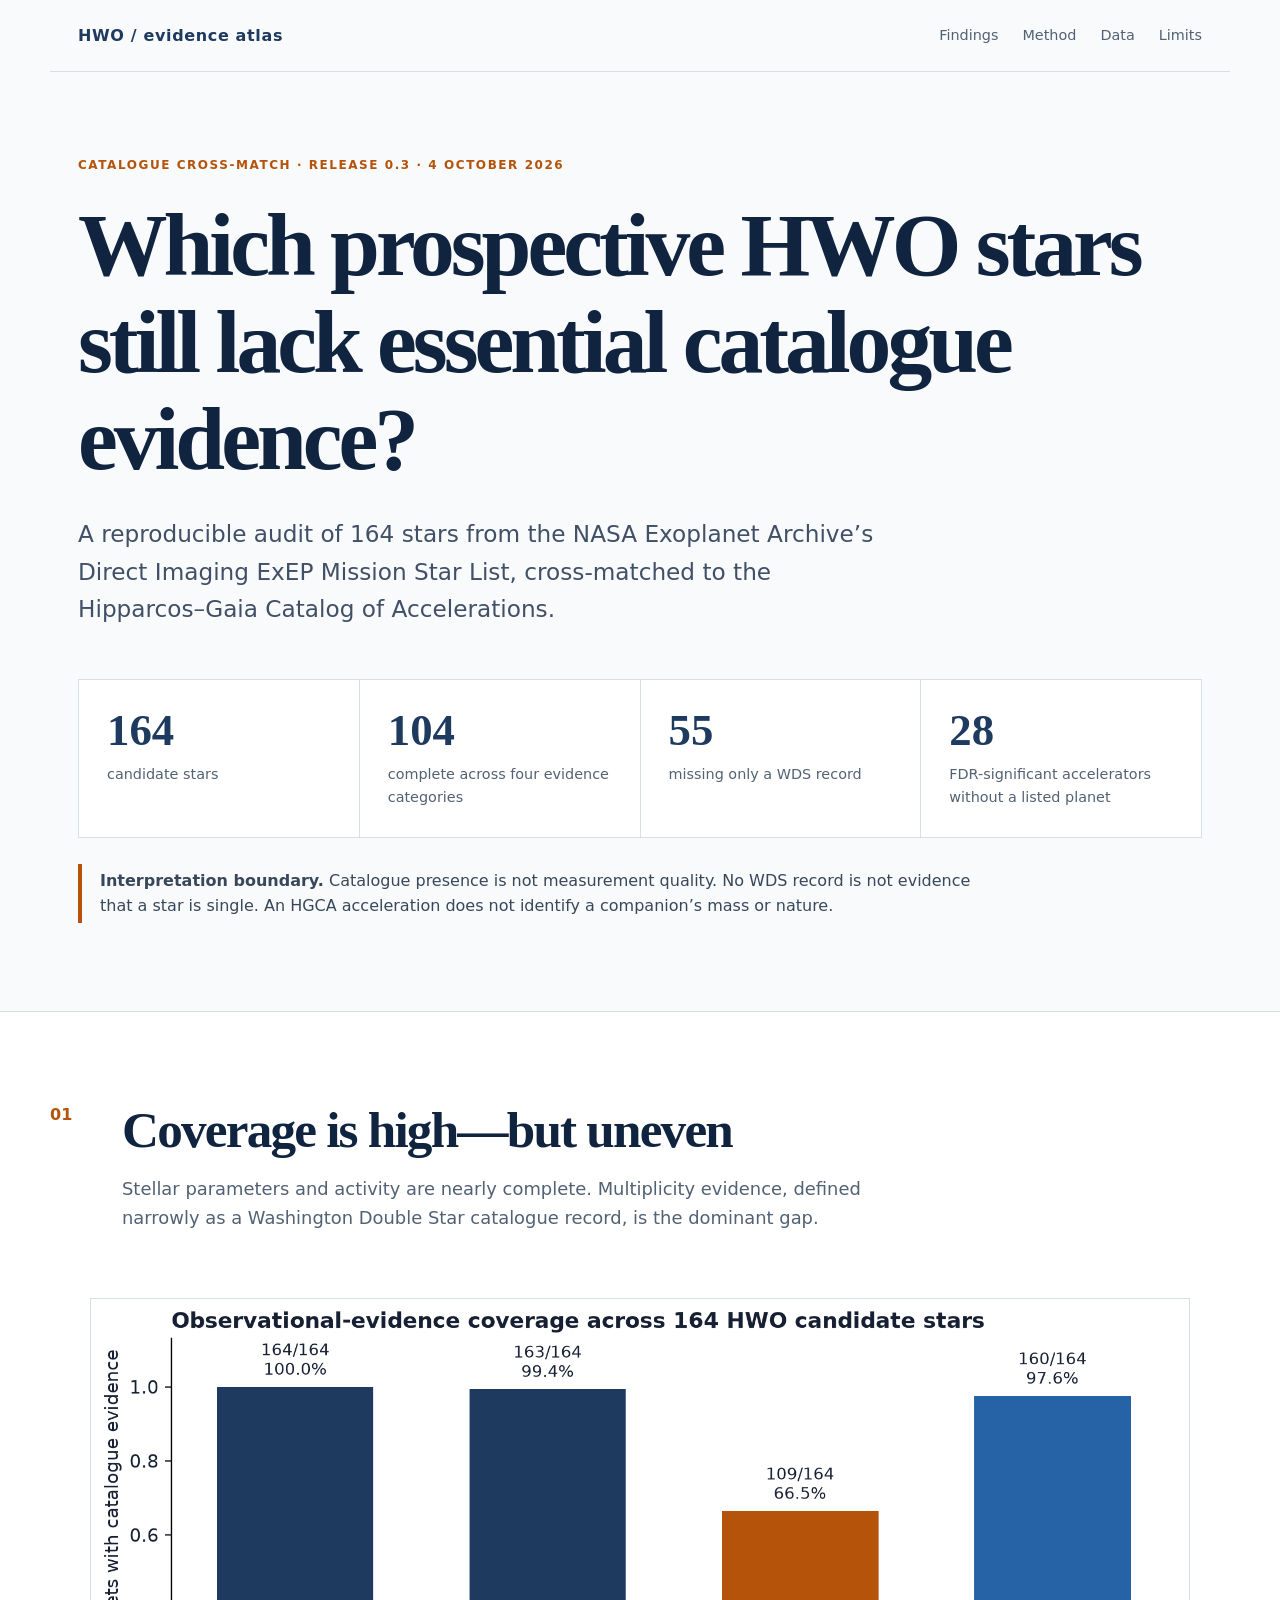
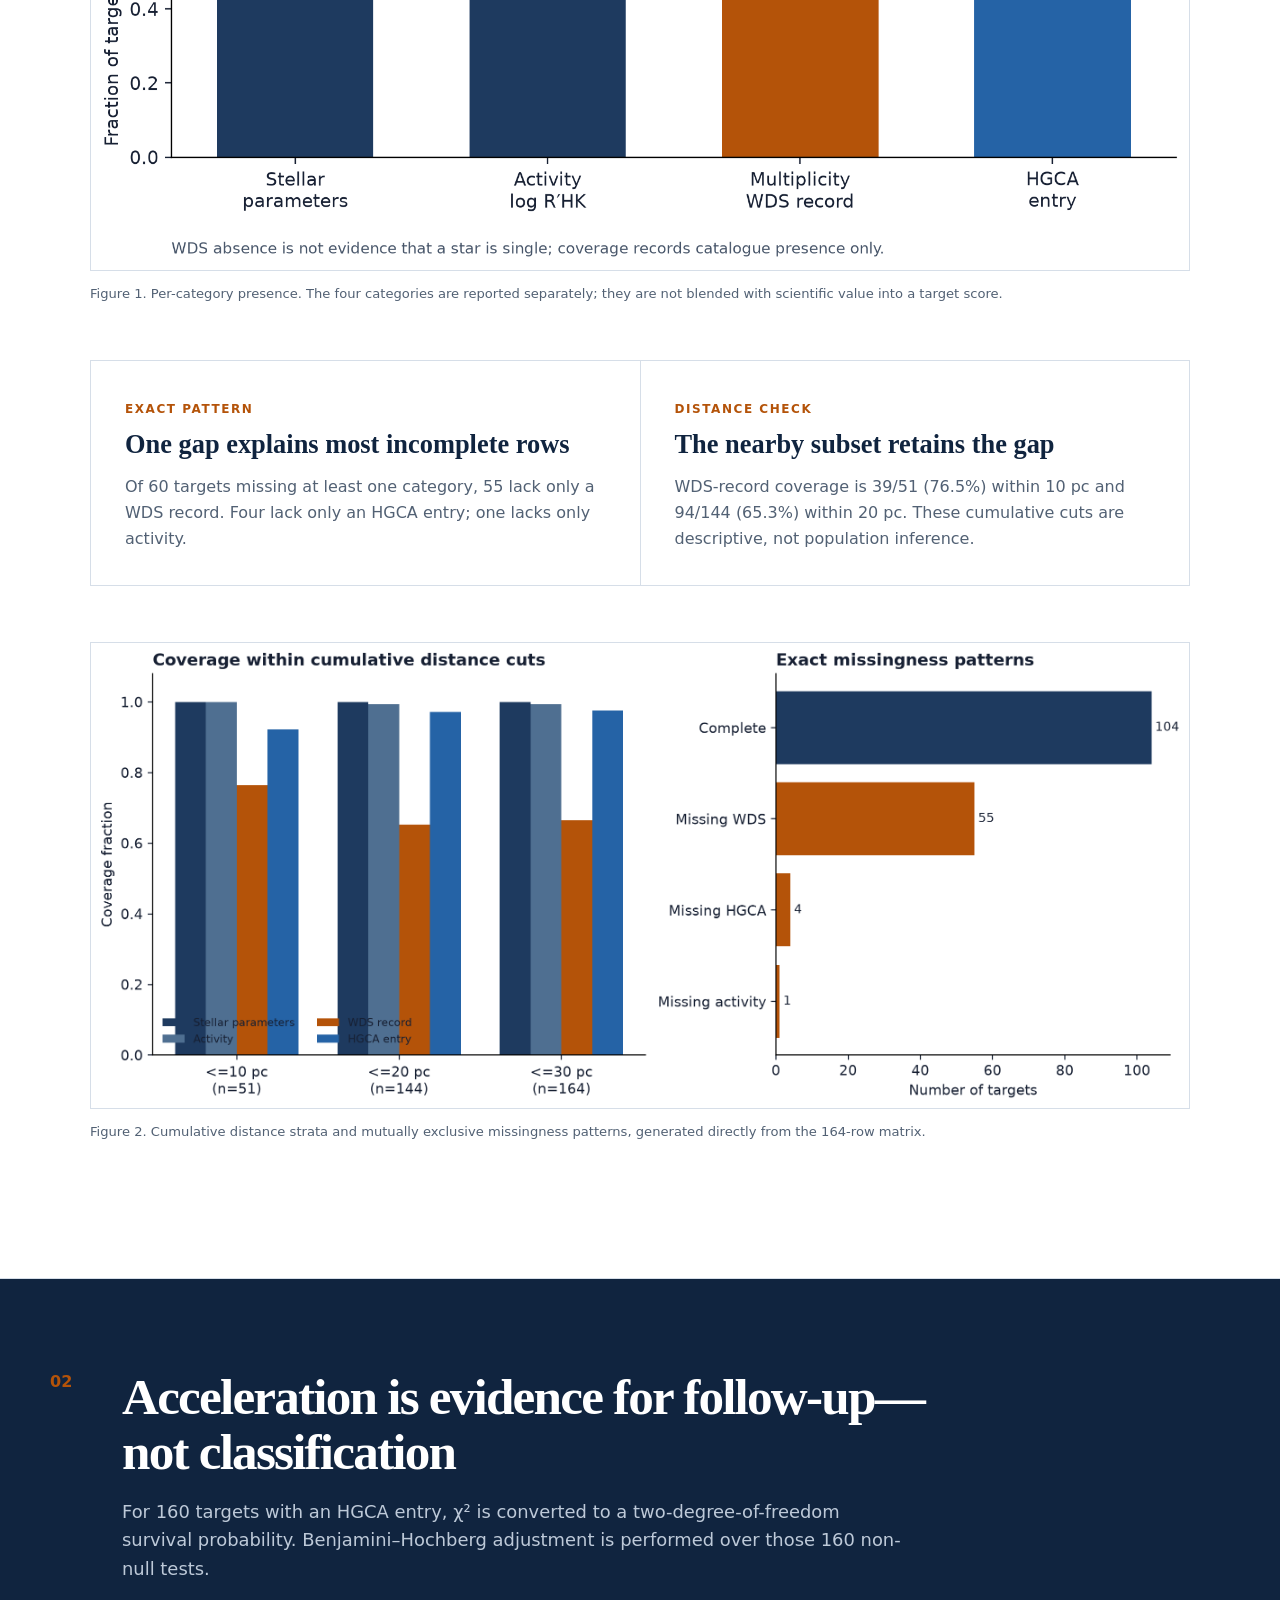
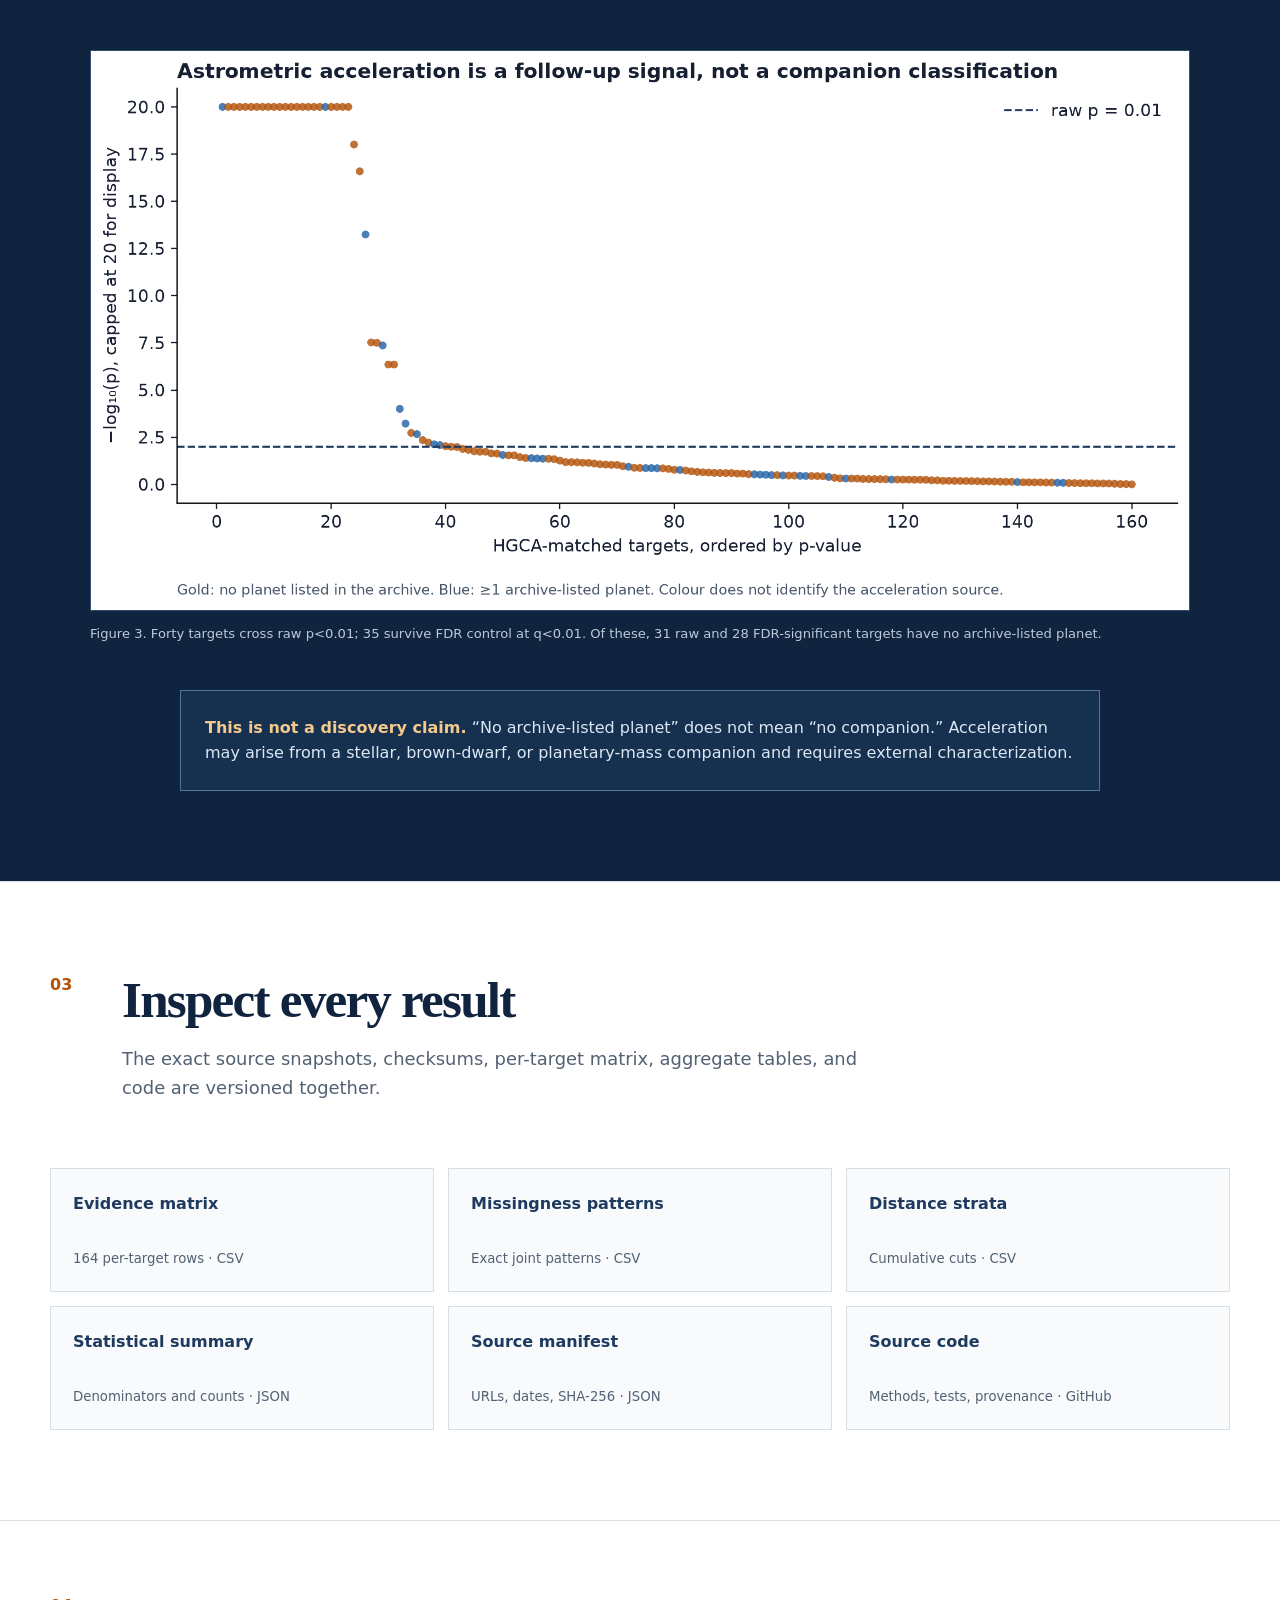
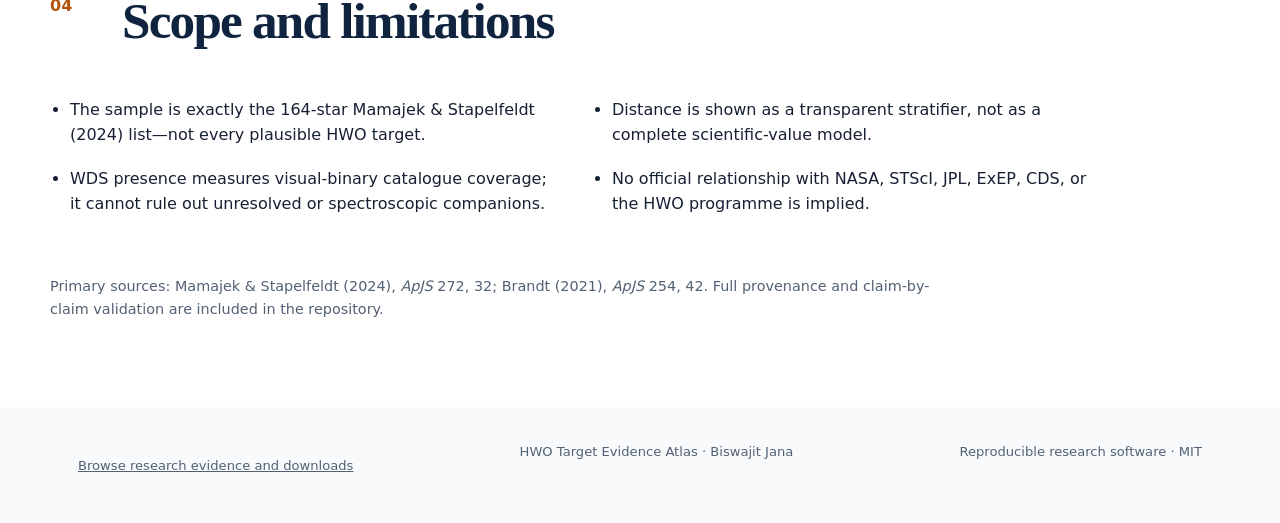
<file: index.html>
<!doctype html>
<html lang="en">
<head>
  <meta charset="utf-8">
  <meta name="viewport" content="width=device-width, initial-scale=1">
  <meta name="description" content="A reproducible cross-match of 164 candidate Habitable Worlds Observatory stars against the HGCA.">
  <title>HWO Target Evidence Atlas</title>
  <link rel="stylesheet" href="assets/site.css">
  <!-- Search discovery metadata: maintained by the portfolio indexing workflow. -->
  <meta name="robots" content="index,follow,max-image-preview:large,max-snippet:-1,max-video-preview:-1">
  <link rel="canonical" href="https://biswajit1999.github.io/hwo-target-evidence-atlas/">
  <meta property="og:type" content="website">
  <meta property="og:site_name" content="Biswajit Jana — Research Software">
  <meta property="og:title" content="HWO Target Evidence Atlas">
  <meta property="og:description" content="A reproducible cross-match of 164 candidate Habitable Worlds Observatory stars against the HGCA.">
  <meta property="og:url" content="https://biswajit1999.github.io/hwo-target-evidence-atlas/">
  <meta name="twitter:card" content="summary">
  <meta name="twitter:title" content="HWO Target Evidence Atlas">
  <meta name="twitter:description" content="A reproducible cross-match of 164 candidate Habitable Worlds Observatory stars against the HGCA.">
  <script id="search-structured-data" type="application/ld+json">
{
  "@context": "https://schema.org",
  "@type": "WebApplication",
  "@id": "https://biswajit1999.github.io/hwo-target-evidence-atlas/#application",
  "name": "HWO Target Evidence Atlas",
  "description": "A reproducible cross-match of 164 candidate Habitable Worlds Observatory stars against the HGCA.",
  "url": "https://biswajit1999.github.io/hwo-target-evidence-atlas/",
  "codeRepository": "https://github.com/Biswajit1999/hwo-target-evidence-atlas",
  "author": {
    "@type": "Person",
    "name": "Biswajit Jana",
    "url": "https://github.com/Biswajit1999"
  },
  "applicationCategory": "EducationalApplication",
  "operatingSystem": "Any",
  "browserRequirements": "Requires a modern web browser",
  "isAccessibleForFree": true,
  "keywords": [
    "astronomy",
    "astrophysics",
    "scientific computing"
  ],
  "dateModified": "2026-10-04",
  "inLanguage": "en"
}
  </script>
</head>
<body>
  <a class="skip" href="#main">Skip to analysis</a>
  <header class="masthead">
    <a class="wordmark" href="#top" aria-label="HWO Target Evidence Atlas home">HWO / evidence atlas</a>
    <nav aria-label="Primary navigation">
      <a href="#findings">Findings</a><a href="#method">Method</a><a href="#data">Data</a><a href="#limits">Limits</a>
    </nav>
  </header>

  <main id="main">
    <section class="hero" id="top">
      <div class="kicker">Catalogue cross-match · release 0.3 · 4 October 2026</div>
      <h1>Which prospective HWO stars still lack essential catalogue evidence?</h1>
      <p class="dek">A reproducible audit of 164 stars from the NASA Exoplanet Archive’s Direct Imaging ExEP Mission Star List, cross-matched to the Hipparcos–Gaia Catalog of Accelerations.</p>
      <div class="hero-grid" aria-label="Headline results">
        <article><strong>164</strong><span>candidate stars</span></article>
        <article><strong>104</strong><span>complete across four evidence categories</span></article>
        <article><strong>55</strong><span>missing only a WDS record</span></article>
        <article><strong>28</strong><span>FDR-significant accelerators without a listed planet</span></article>
      </div>
      <p class="scope"><strong>Interpretation boundary.</strong> Catalogue presence is not measurement quality. No WDS record is not evidence that a star is single. An HGCA acceleration does not identify a companion’s mass or nature.</p>
    </section>

    <section class="section" id="findings">
      <div class="section-head"><span>01</span><div><h2>Coverage is high—but uneven</h2><p>Stellar parameters and activity are nearly complete. Multiplicity evidence, defined narrowly as a Washington Double Star catalogue record, is the dominant gap.</p></div></div>
      <figure>
        <img src="results/figures/coverage_by_category.png" alt="Bar chart: stellar parameters 164 of 164, activity 163, WDS record 109, and HGCA entry 160.">
        <figcaption>Figure 1. Per-category presence. The four categories are reported separately; they are not blended with scientific value into a target score.</figcaption>
      </figure>

      <div class="finding-grid">
        <div class="finding"><span class="eyebrow">Exact pattern</span><h3>One gap explains most incomplete rows</h3><p>Of 60 targets missing at least one category, 55 lack only a WDS record. Four lack only an HGCA entry; one lacks only activity.</p></div>
        <div class="finding"><span class="eyebrow">Distance check</span><h3>The nearby subset retains the gap</h3><p>WDS-record coverage is 39/51 (76.5%) within 10 pc and 94/144 (65.3%) within 20 pc. These cumulative cuts are descriptive, not population inference.</p></div>
      </div>
      <figure>
        <img src="results/figures/coverage_structure.png" alt="Grouped bars showing evidence coverage within 10, 20, and 30 parsecs, alongside counts for four exact missingness patterns.">
        <figcaption>Figure 2. Cumulative distance strata and mutually exclusive missingness patterns, generated directly from the 164-row matrix.</figcaption>
      </figure>
    </section>

    <section class="section dark" id="method">
      <div class="section-head"><span>02</span><div><h2>Acceleration is evidence for follow-up—not classification</h2><p>For 160 targets with an HGCA entry, χ² is converted to a two-degree-of-freedom survival probability. Benjamini–Hochberg adjustment is performed over those 160 non-null tests.</p></div></div>
      <figure>
        <img src="results/figures/hgca_acceleration_evidence.png" alt="Ordered HGCA acceleration p-values; points are coloured by whether the archive lists a planet.">
        <figcaption>Figure 3. Forty targets cross raw p&lt;0.01; 35 survive FDR control at q&lt;0.01. Of these, 31 raw and 28 FDR-significant targets have no archive-listed planet.</figcaption>
      </figure>
      <div class="callout"><strong>This is not a discovery claim.</strong> “No archive-listed planet” does not mean “no companion.” Acceleration may arise from a stellar, brown-dwarf, or planetary-mass companion and requires external characterization.</div>
    </section>

    <section class="section" id="data">
      <div class="section-head"><span>03</span><div><h2>Inspect every result</h2><p>The exact source snapshots, checksums, per-target matrix, aggregate tables, and code are versioned together.</p></div></div>
      <div class="data-grid">
        <a href="results/evidence_matrix.csv"><strong>Evidence matrix</strong><span>164 per-target rows · CSV</span></a>
        <a href="results/missingness_patterns.csv"><strong>Missingness patterns</strong><span>Exact joint patterns · CSV</span></a>
        <a href="results/distance_strata.csv"><strong>Distance strata</strong><span>Cumulative cuts · CSV</span></a>
        <a href="results/summary.json"><strong>Statistical summary</strong><span>Denominators and counts · JSON</span></a>
        <a href="data/cache/manifest.json"><strong>Source manifest</strong><span>URLs, dates, SHA-256 · JSON</span></a>
        <a href="https://github.com/Biswajit1999/hwo-target-evidence-atlas"><strong>Source code</strong><span>Methods, tests, provenance · GitHub</span></a>
      </div>
    </section>

    <section class="section compact" id="limits">
      <div class="section-head"><span>04</span><div><h2>Scope and limitations</h2></div></div>
      <ul class="limits">
        <li>The sample is exactly the 164-star Mamajek &amp; Stapelfeldt (2024) list—not every plausible HWO target.</li>
        <li>WDS presence measures visual-binary catalogue coverage; it cannot rule out unresolved or spectroscopic companions.</li>
        <li>Distance is shown as a transparent stratifier, not as a complete scientific-value model.</li>
        <li>No official relationship with NASA, STScI, JPL, ExEP, CDS, or the HWO programme is implied.</li>
      </ul>
      <p class="citation">Primary sources: Mamajek &amp; Stapelfeldt (2024), <em>ApJS</em> 272, 32; Brandt (2021), <em>ApJS</em> 254, 42. Full provenance and claim-by-claim validation are included in the repository.</p>
    </section>
  </main>
  <footer>
  <p><a href="evidence.html" style="color:inherit;text-decoration:underline">Browse research evidence and downloads</a></p>
<span>HWO Target Evidence Atlas · Biswajit Jana</span><span>Reproducible research software · MIT</span></footer>
</body>
</html>
</file>
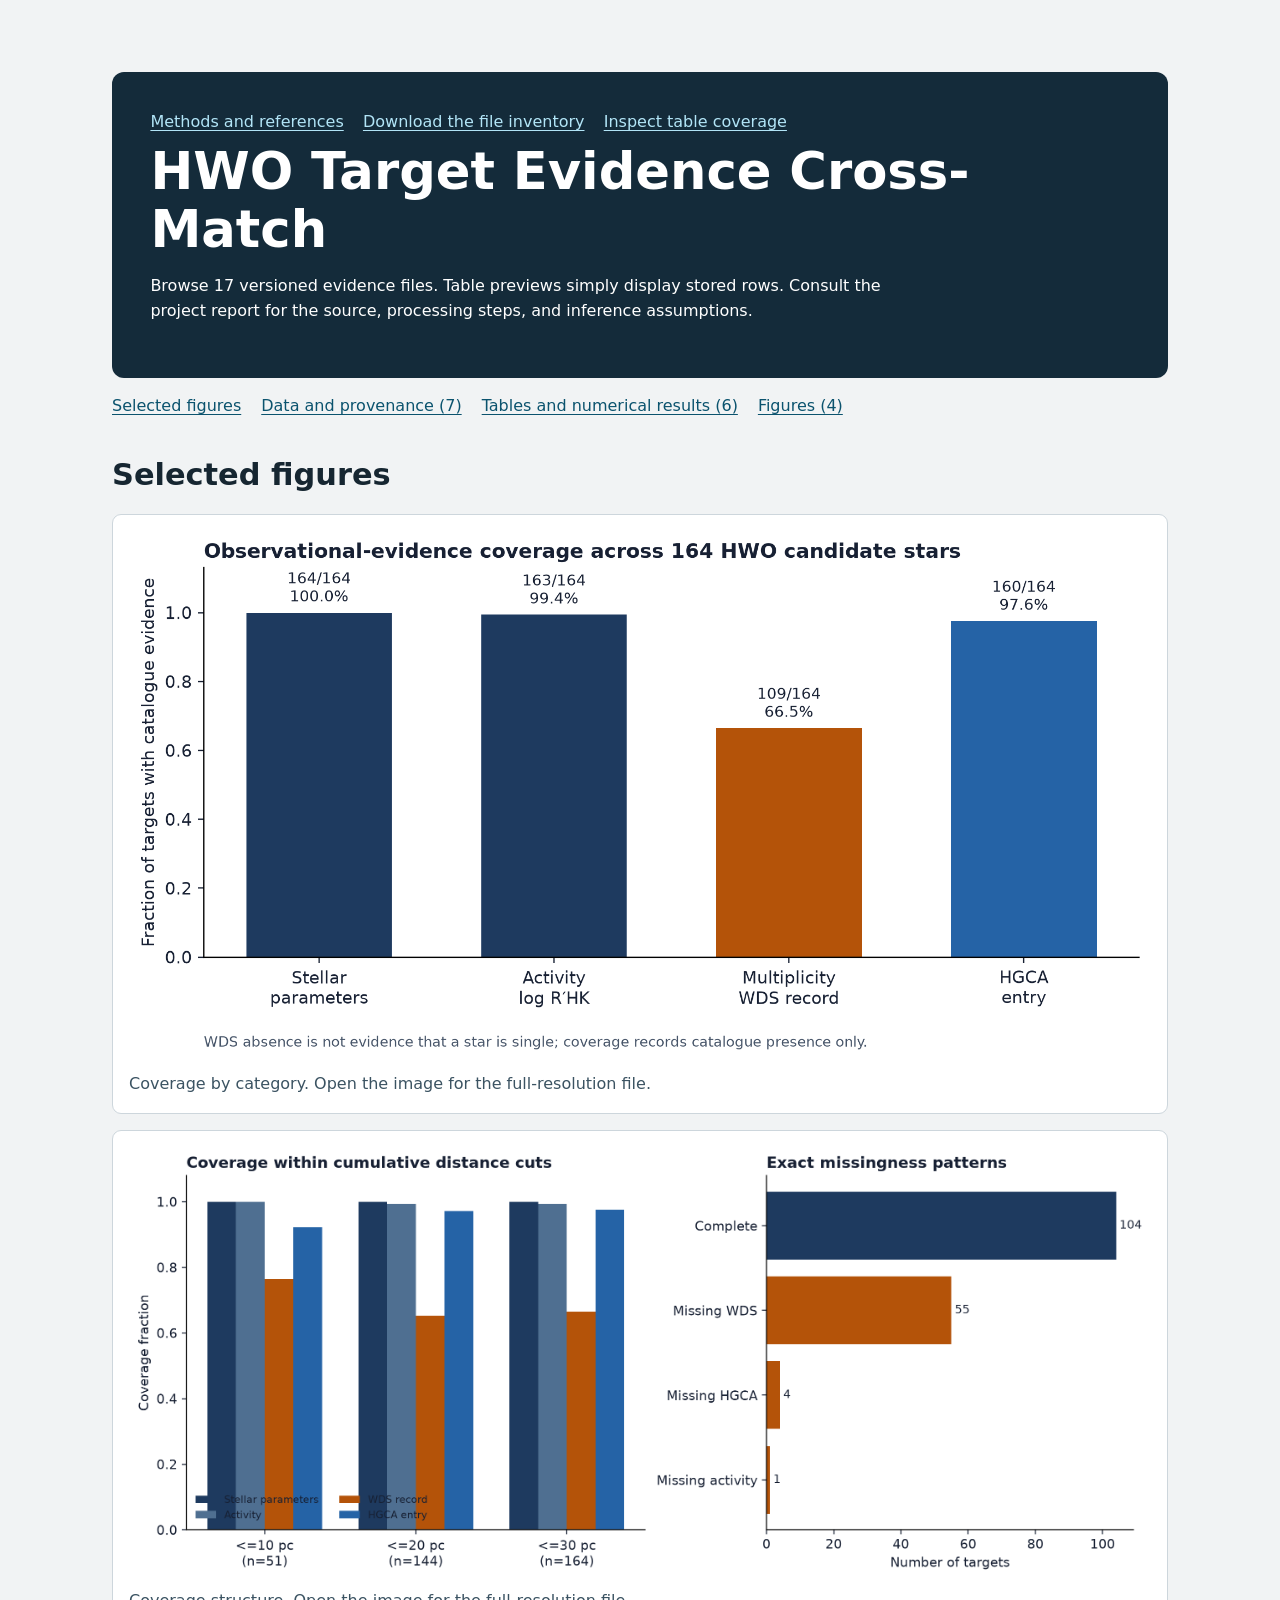
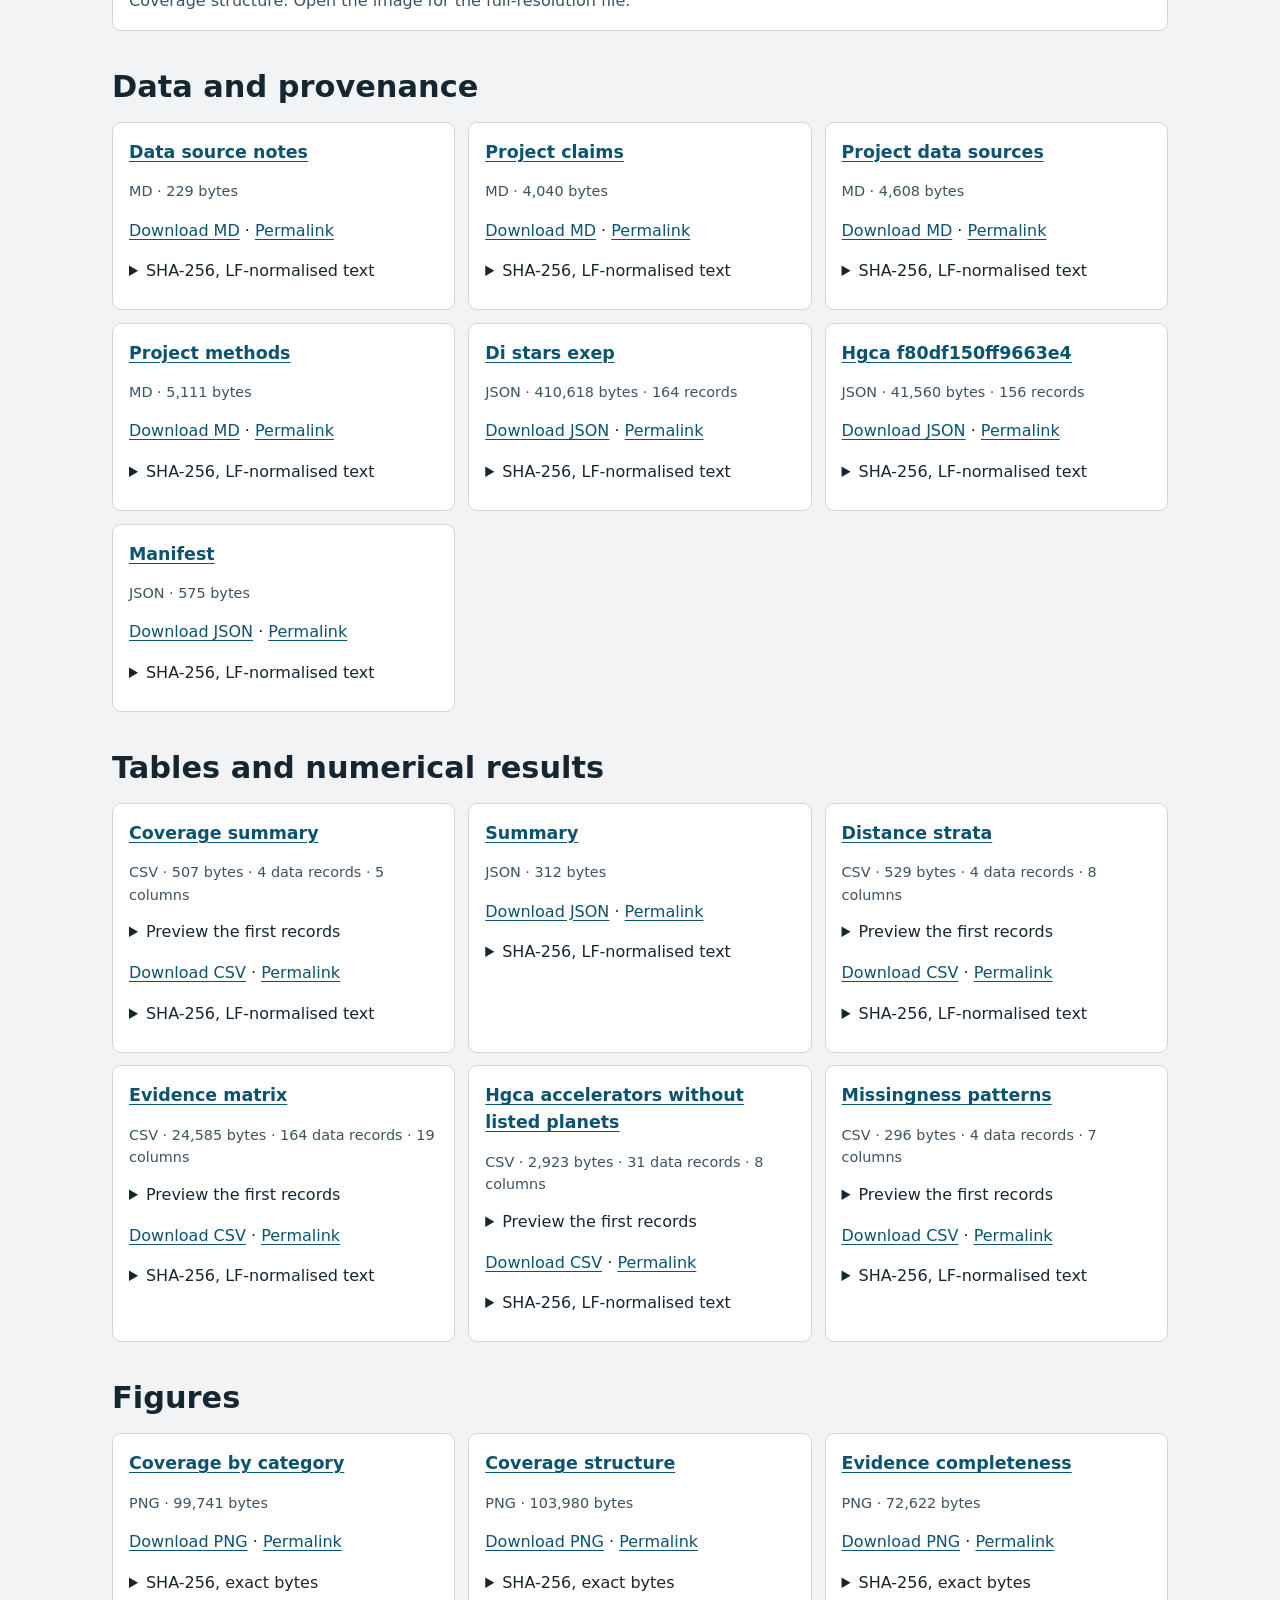
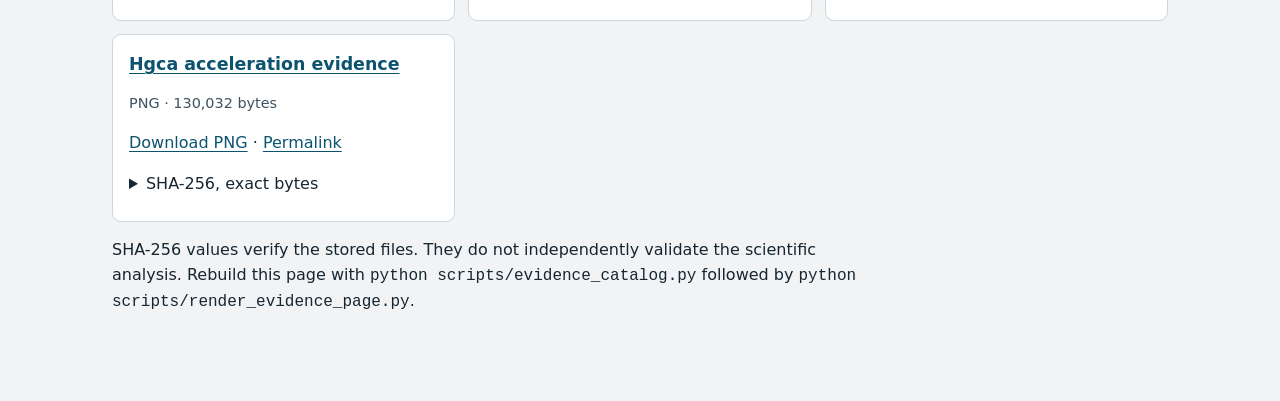
<file: evidence.html>
<!doctype html>
<html lang="en">
<head>
<meta charset="utf-8">
<meta name="viewport" content="width=device-width, initial-scale=1">
<title>HWO Target Evidence Cross-Match · Research evidence</title>
<style>
:root{color-scheme:light;background:#f1f3f4;color:#162631;font:1rem/1.55 system-ui,sans-serif}
*{box-sizing:border-box}main{max-width:74rem;margin:auto;padding:clamp(1rem,5vw,4rem)}
header{background:#142b3a;color:#fff;padding:clamp(1rem,3vw,2.75rem);border-radius:12px}
h1{max-width:30ch;font-size:clamp(1.7rem,4.5vw,3.2rem);line-height:1.12;margin:.5rem 0 0}
h2{font-size:clamp(1.35rem,3vw,1.9rem);margin:2rem 0 .75rem}h3{font-size:1.09rem;margin:0}
header p,figcaption,.scope{max-width:76ch}a{color:#0b536e;text-underline-offset:.16em}
header a{color:#b2e5f7}nav{display:flex;gap:.75rem 1.2rem;flex-wrap:wrap}
.grid{display:grid;grid-template-columns:repeat(auto-fit,minmax(min(100%,17rem),1fr));gap:.8rem}
article,figure{background:#fff;border:1px solid #cdd6dc;border-radius:9px;padding:1rem;min-width:0}
figure{margin:1rem 0}img{display:block;max-width:100%;height:auto;margin:auto}
figcaption{margin-top:.6rem;color:#3b5362}.meta{color:#3b5362;font-size:.9rem}
details{margin:.55rem 0}summary{cursor:pointer}code{overflow-wrap:anywhere}
.table-scroll{overflow:auto}table{border-collapse:collapse;width:100%;font-size:.85rem}
th,td{text-align:left;vertical-align:top;padding:.4rem;border-bottom:1px solid #dce3e7}
.index ul{display:flex;flex-wrap:wrap;gap:.5rem 1.25rem;margin:1rem 0 0;padding:0;list-style:none}
.skip{position:absolute;top:0;left:.5rem;background:#fff;padding:.7rem;transform:translateY(-120%)}
.skip:focus{transform:none;z-index:1}article:target{outline:3px solid #44687d;scroll-margin-top:1rem}
.table-scroll:focus-visible,a:focus-visible,summary:focus-visible{outline:2px solid #7b4107;outline-offset:3px}
</style>
</head>
<body>
<a class="skip" href="#evidence-content">Skip to file list</a>
<main>
<header>
<nav aria-label="Evidence links"><a href="https://github.com/Biswajit1999/hwo-target-evidence-atlas#readme">Methods and references</a><a href="evidence/manifest.json" download>Download the file inventory</a><a href="table-evidence.html">Inspect table coverage</a></nav>
<h1>HWO Target Evidence Cross-Match</h1>
<p>Browse 17 versioned evidence files. Table previews simply display stored rows. Consult the project report for the source, processing steps, and inference assumptions.</p>
</header>
<div id="evidence-content">
<nav aria-label="On this page" class="index"><ul><li><a href="#selected-figures">Selected figures</a></li><li><a href="#group-data-and-provenance">Data and provenance (7)</a></li><li><a href="#group-tables-and-numerical-results">Tables and numerical results (6)</a></li><li><a href="#group-figures">Figures (4)</a></li></ul></nav>
<section id="selected-figures"><h2>Selected figures</h2><figure><a href="results/figures/coverage_by_category.png"><img src="results/figures/coverage_by_category.png" loading="lazy" alt="Coverage by category"></a><figcaption>Coverage by category. Open the image for the full-resolution file.</figcaption></figure><figure><a href="results/figures/coverage_structure.png"><img src="results/figures/coverage_structure.png" loading="lazy" alt="Coverage structure"></a><figcaption>Coverage structure. Open the image for the full-resolution file.</figcaption></figure></section>
<section id="group-data-and-provenance"><h2>Data and provenance</h2><div class="grid"><article id="file-5b17ec93fc259f65"><h3><a href="data/README.md">Data source notes</a></h3><p class="meta">MD · 229 bytes</p><p><a href="data/README.md" download>Download MD</a> · <a href="#file-5b17ec93fc259f65" aria-label="Link to Data source notes">Permalink</a></p><details><summary>SHA-256, LF-normalised text</summary><code>39d15d579d8a4955092c58c7e8d68d0d3563ebbd5b51e72bceced465296617ea</code></details></article><article id="file-10af86d621323541"><h3><a href="docs/CLAIMS.md">Project claims</a></h3><p class="meta">MD · 4,040 bytes</p><p><a href="docs/CLAIMS.md" download>Download MD</a> · <a href="#file-10af86d621323541" aria-label="Link to Project claims">Permalink</a></p><details><summary>SHA-256, LF-normalised text</summary><code>4334b7b94390c8870b6b02a334f03920889e8eddbcdbd2f4cf27984c4a866766</code></details></article><article id="file-daf0e18f6e39c888"><h3><a href="docs/DATA_SOURCES.md">Project data sources</a></h3><p class="meta">MD · 4,608 bytes</p><p><a href="docs/DATA_SOURCES.md" download>Download MD</a> · <a href="#file-daf0e18f6e39c888" aria-label="Link to Project data sources">Permalink</a></p><details><summary>SHA-256, LF-normalised text</summary><code>7100927f5a1cb0c83c0d65c853de370bfa46405f407516024a13e36fcf709c3d</code></details></article><article id="file-378d92fa329cda3d"><h3><a href="docs/METHODS.md">Project methods</a></h3><p class="meta">MD · 5,111 bytes</p><p><a href="docs/METHODS.md" download>Download MD</a> · <a href="#file-378d92fa329cda3d" aria-label="Link to Project methods">Permalink</a></p><details><summary>SHA-256, LF-normalised text</summary><code>ff60a6d03ab533f0507cddcc06b951f209b3cbe1bf1d2b11e1d046494988d4e9</code></details></article><article id="file-0420ef14cee62994"><h3><a href="data/cache/di_stars_exep.json">Di stars exep</a></h3><p class="meta">JSON · 410,618 bytes · 164 records</p><p><a href="data/cache/di_stars_exep.json" download>Download JSON</a> · <a href="#file-0420ef14cee62994" aria-label="Link to Di stars exep">Permalink</a></p><details><summary>SHA-256, LF-normalised text</summary><code>034f2b7a6fc7b42829d43442932e216040d2cd425d7d0808758b09d5afb94466</code></details></article><article id="file-3838f564b699719d"><h3><a href="data/cache/hgca_f80df150ff9663e4.json">Hgca f80df150ff9663e4</a></h3><p class="meta">JSON · 41,560 bytes · 156 records</p><p><a href="data/cache/hgca_f80df150ff9663e4.json" download>Download JSON</a> · <a href="#file-3838f564b699719d" aria-label="Link to Hgca f80df150ff9663e4">Permalink</a></p><details><summary>SHA-256, LF-normalised text</summary><code>3730718c8bf0d7c775170aadebb891b98f46596f1f153c73f7b8894b54b34667</code></details></article><article id="file-b04152e1614d1ea0"><h3><a href="data/cache/manifest.json">Manifest</a></h3><p class="meta">JSON · 575 bytes</p><p><a href="data/cache/manifest.json" download>Download JSON</a> · <a href="#file-b04152e1614d1ea0" aria-label="Link to Manifest">Permalink</a></p><details><summary>SHA-256, LF-normalised text</summary><code>ba4cd8ce3fb5c1b0d21b8a473f54897793a7b4fb126b3c6180c1fe3ec54f0d39</code></details></article></div></section><section id="group-tables-and-numerical-results"><h2>Tables and numerical results</h2><div class="grid"><article id="file-db774a45f864d978"><h3><a href="results/coverage_summary.csv">Coverage summary</a></h3><p class="meta">CSV · 507 bytes · 4 data records · 5 columns</p><details><summary>Preview the first records</summary><div class="table-scroll" tabindex="0" role="region" aria-label="Table preview"><table aria-label="First records from this file"><thead><tr><th scope="col">category</th><th scope="col">description</th><th scope="col">n_present</th><th scope="col">n_total</th><th scope="col">fraction_present</th></tr></thead><tbody><tr><td>stellar_parameters</td><td>Teff, mass, radius, and logg all measured (NASA Exoplanet Archive)</td><td>164</td><td>164</td><td>1.0</td></tr><tr><td>activity</td><td>Chromospheric activity index log(R&#x27;HK) measured</td><td>163</td><td>164</td><td>0.9939024390243902</td></tr><tr><td>multiplicity</td><td>Washington Double Star catalog cross-match exists (presence of a record, not a Y/N single-star determination)</td><td>109</td><td>164</td><td>0.6646341463414634</td></tr><tr><td>astrometric_acceleration</td><td>Star has a Hipparcos-Gaia Catalog of Accelerations (HGCA) entry</td><td>160</td><td>164</td><td>0.975609756097561</td></tr></tbody></table></div></details><p><a href="results/coverage_summary.csv" download>Download CSV</a> · <a href="#file-db774a45f864d978" aria-label="Link to Coverage summary">Permalink</a></p><details><summary>SHA-256, LF-normalised text</summary><code>cd4bbc855288839fb9a140cfdf0930e9ad16c8bba87012137b298ee17fb5ebee</code></details></article><article id="file-4c426579dbe34364"><h3><a href="results/summary.json">Summary</a></h3><p class="meta">JSON · 312 bytes</p><p><a href="results/summary.json" download>Download JSON</a> · <a href="#file-4c426579dbe34364" aria-label="Link to Summary">Permalink</a></p><details><summary>SHA-256, LF-normalised text</summary><code>67e0e99bfe7691d281ea8eb296a941ef749bf1f4c1b286c3c131d2e7e067b64e</code></details></article><article id="file-99dc7253f7ce0f2c"><h3><a href="results/distance_strata.csv">Distance strata</a></h3><p class="meta">CSV · 529 bytes · 4 data records · 8 columns</p><details><summary>Preview the first records</summary><div class="table-scroll" tabindex="0" role="region" aria-label="Table preview"><table aria-label="First records from this file"><thead><tr><th scope="col">distance_stratum</th><th scope="col">max_distance_pc</th><th scope="col">n_targets</th><th scope="col">stellar_parameters_fraction</th><th scope="col">activity_fraction</th><th scope="col">multiplicity_fraction</th><th scope="col">astrometric_acceleration_fraction</th></tr></thead><tbody><tr><td>&lt;=10 pc</td><td>10.0</td><td>51</td><td>1.0</td><td>1.0</td><td>0.7647058823529411</td><td>0.9215686274509803</td></tr><tr><td>&lt;=20 pc</td><td>20.0</td><td>144</td><td>1.0</td><td>0.9930555555555556</td><td>0.6527777777777778</td><td>0.9722222222222222</td></tr><tr><td>&lt;=30 pc</td><td>30.0</td><td>164</td><td>1.0</td><td>0.9939024390243902</td><td>0.6646341463414634</td><td>0.975609756097561</td></tr><tr><td>all</td><td></td><td>164</td><td>1.0</td><td>0.9939024390243902</td><td>0.6646341463414634</td><td>0.975609756097561</td></tr></tbody></table></div></details><p><a href="results/distance_strata.csv" download>Download CSV</a> · <a href="#file-99dc7253f7ce0f2c" aria-label="Link to Distance strata">Permalink</a></p><details><summary>SHA-256, LF-normalised text</summary><code>b7dd1f69c2452f193780707471558302c0333f2abebd05dcdecc4ee06d24a786</code></details></article><article id="file-97e9d3eeff85b54b"><h3><a href="results/evidence_matrix.csv">Evidence matrix</a></h3><p class="meta">CSV · 24,585 bytes · 164 data records · 19 columns</p><details><summary>Preview the first records</summary><div class="table-scroll" tabindex="0" role="region" aria-label="Table preview"><table aria-label="First records from this file"><thead><tr><th scope="col">target_id</th><th scope="col">hip_name</th><th scope="col">hd_name</th><th scope="col">hip_number</th><th scope="col">sy_dist</th><th scope="col">sy_planets_flag</th><th scope="col">sy_disks_flag</th></tr></thead><tbody><tr><td>hwo-d8db80e6c268807f</td><td>HIP 41926</td><td>HD 72673</td><td>41926</td><td>12.1643</td><td>N</td><td>N</td></tr><tr><td>hwo-c03957d64b1f36cb</td><td>HIP 42438</td><td>HD 72905</td><td>42438</td><td>14.4388</td><td>N</td><td>Y</td></tr><tr><td>hwo-f9b0865dbe4ced35</td><td>HIP 42808</td><td>HD 74576</td><td>42808</td><td>11.1917</td><td>N</td><td>N</td></tr><tr><td>hwo-db19849dc3237a1e</td><td>HIP 43587</td><td>HD 75732 A</td><td>43587</td><td>12.5868</td><td>Y</td><td>N</td></tr></tbody></table></div></details><p><a href="results/evidence_matrix.csv" download>Download CSV</a> · <a href="#file-97e9d3eeff85b54b" aria-label="Link to Evidence matrix">Permalink</a></p><details><summary>SHA-256, LF-normalised text</summary><code>4b6edc88cefa993beebb3d5d4d2be7ee1a2914f968dd181ac5d102a22cdde634</code></details></article><article id="file-bfa6feaa6f8c8752"><h3><a href="results/hgca_accelerators_without_listed_planets.csv">Hgca accelerators without listed planets</a></h3><p class="meta">CSV · 2,923 bytes · 31 data records · 8 columns</p><details><summary>Preview the first records</summary><div class="table-scroll" tabindex="0" role="region" aria-label="Table preview"><table aria-label="First records from this file"><thead><tr><th scope="col">target_id</th><th scope="col">hip_name</th><th scope="col">hd_name</th><th scope="col">sy_planets_flag</th><th scope="col">hgca_chi2</th><th scope="col">hgca_accel_pvalue</th><th scope="col">hgca_accel_qvalue</th></tr></thead><tbody><tr><td>hwo-35fdd019731e3ea2</td><td>HIP 72659</td><td>HD 131156 A</td><td>N</td><td>11500.0</td><td>0.0</td><td>0.0</td></tr><tr><td>hwo-a94c754468553e12</td><td>HIP 77052</td><td>HD 140538 A</td><td>N</td><td>4965.0</td><td>0.0</td><td>0.0</td></tr><tr><td>hwo-9e40bdd178f8293f</td><td>HIP 72659</td><td>HD 131156 B</td><td>N</td><td>11500.0</td><td>0.0</td><td>0.0</td></tr><tr><td>hwo-7b2e6dbe6d799ac7</td><td>HIP 12843</td><td>HD 17206</td><td>N</td><td>4366.0</td><td>0.0</td><td>0.0</td></tr></tbody></table></div></details><p><a href="results/hgca_accelerators_without_listed_planets.csv" download>Download CSV</a> · <a href="#file-bfa6feaa6f8c8752" aria-label="Link to Hgca accelerators without listed planets">Permalink</a></p><details><summary>SHA-256, LF-normalised text</summary><code>a0e5bf882fa5ad9120cee211516319b95ebf238af64948ed23698fb57d686219</code></details></article><article id="file-03c6629a610009c1"><h3><a href="results/missingness_patterns.csv">Missingness patterns</a></h3><p class="meta">CSV · 296 bytes · 4 data records · 7 columns</p><details><summary>Preview the first records</summary><div class="table-scroll" tabindex="0" role="region" aria-label="Table preview"><table aria-label="First records from this file"><thead><tr><th scope="col">stellar_parameters</th><th scope="col">activity</th><th scope="col">multiplicity</th><th scope="col">astrometric_acceleration</th><th scope="col">n_targets</th><th scope="col">fraction_targets</th><th scope="col">n_categories_present</th></tr></thead><tbody><tr><td>True</td><td>True</td><td>True</td><td>True</td><td>104</td><td>0.6341463414634146</td><td>4</td></tr><tr><td>True</td><td>True</td><td>False</td><td>True</td><td>55</td><td>0.3353658536585366</td><td>3</td></tr><tr><td>True</td><td>True</td><td>True</td><td>False</td><td>4</td><td>0.024390243902439025</td><td>3</td></tr><tr><td>True</td><td>False</td><td>True</td><td>True</td><td>1</td><td>0.006097560975609756</td><td>3</td></tr></tbody></table></div></details><p><a href="results/missingness_patterns.csv" download>Download CSV</a> · <a href="#file-03c6629a610009c1" aria-label="Link to Missingness patterns">Permalink</a></p><details><summary>SHA-256, LF-normalised text</summary><code>f5e0f704c66f9c038789b1a479c0bc89d1b2ed7bbb0e90724aab0caac1346e63</code></details></article></div></section><section id="group-figures"><h2>Figures</h2><div class="grid"><article id="file-13bb627073ed2f91"><h3><a href="results/figures/coverage_by_category.png">Coverage by category</a></h3><p class="meta">PNG · 99,741 bytes</p><p><a href="results/figures/coverage_by_category.png" download>Download PNG</a> · <a href="#file-13bb627073ed2f91" aria-label="Link to Coverage by category">Permalink</a></p><details><summary>SHA-256, exact bytes</summary><code>c392df8f5e4fb43c7db6b8983e2a6c41d0b51e17a407bbd36917fec9e5f67759</code></details></article><article id="file-a425973962174d09"><h3><a href="results/figures/coverage_structure.png">Coverage structure</a></h3><p class="meta">PNG · 103,980 bytes</p><p><a href="results/figures/coverage_structure.png" download>Download PNG</a> · <a href="#file-a425973962174d09" aria-label="Link to Coverage structure">Permalink</a></p><details><summary>SHA-256, exact bytes</summary><code>ca83de804110b28917ba58df2ec6c0a8c091fb6978d9449e537d193ff8c5c335</code></details></article><article id="file-8f1c2e77a1cda88b"><h3><a href="results/figures/evidence_completeness.png">Evidence completeness</a></h3><p class="meta">PNG · 72,622 bytes</p><p><a href="results/figures/evidence_completeness.png" download>Download PNG</a> · <a href="#file-8f1c2e77a1cda88b" aria-label="Link to Evidence completeness">Permalink</a></p><details><summary>SHA-256, exact bytes</summary><code>51ed0e825835c3762871d936de3dff9aea36a9422d86241027be204d70b77a30</code></details></article><article id="file-69474676160ad183"><h3><a href="results/figures/hgca_acceleration_evidence.png">Hgca acceleration evidence</a></h3><p class="meta">PNG · 130,032 bytes</p><p><a href="results/figures/hgca_acceleration_evidence.png" download>Download PNG</a> · <a href="#file-69474676160ad183" aria-label="Link to Hgca acceleration evidence">Permalink</a></p><details><summary>SHA-256, exact bytes</summary><code>50217cf7c6cd05c6ac1a5cc1f10303bbcc44a4618ca7c39331c65d2d88037e10</code></details></article></div></section>
</div>
<p class="scope">SHA-256 values verify the stored files. They do not independently validate the scientific analysis. Rebuild this page with <code>python scripts/evidence_catalog.py</code> followed by <code>python scripts/render_evidence_page.py</code>.</p>
</main>
</body>
</html>
</file>
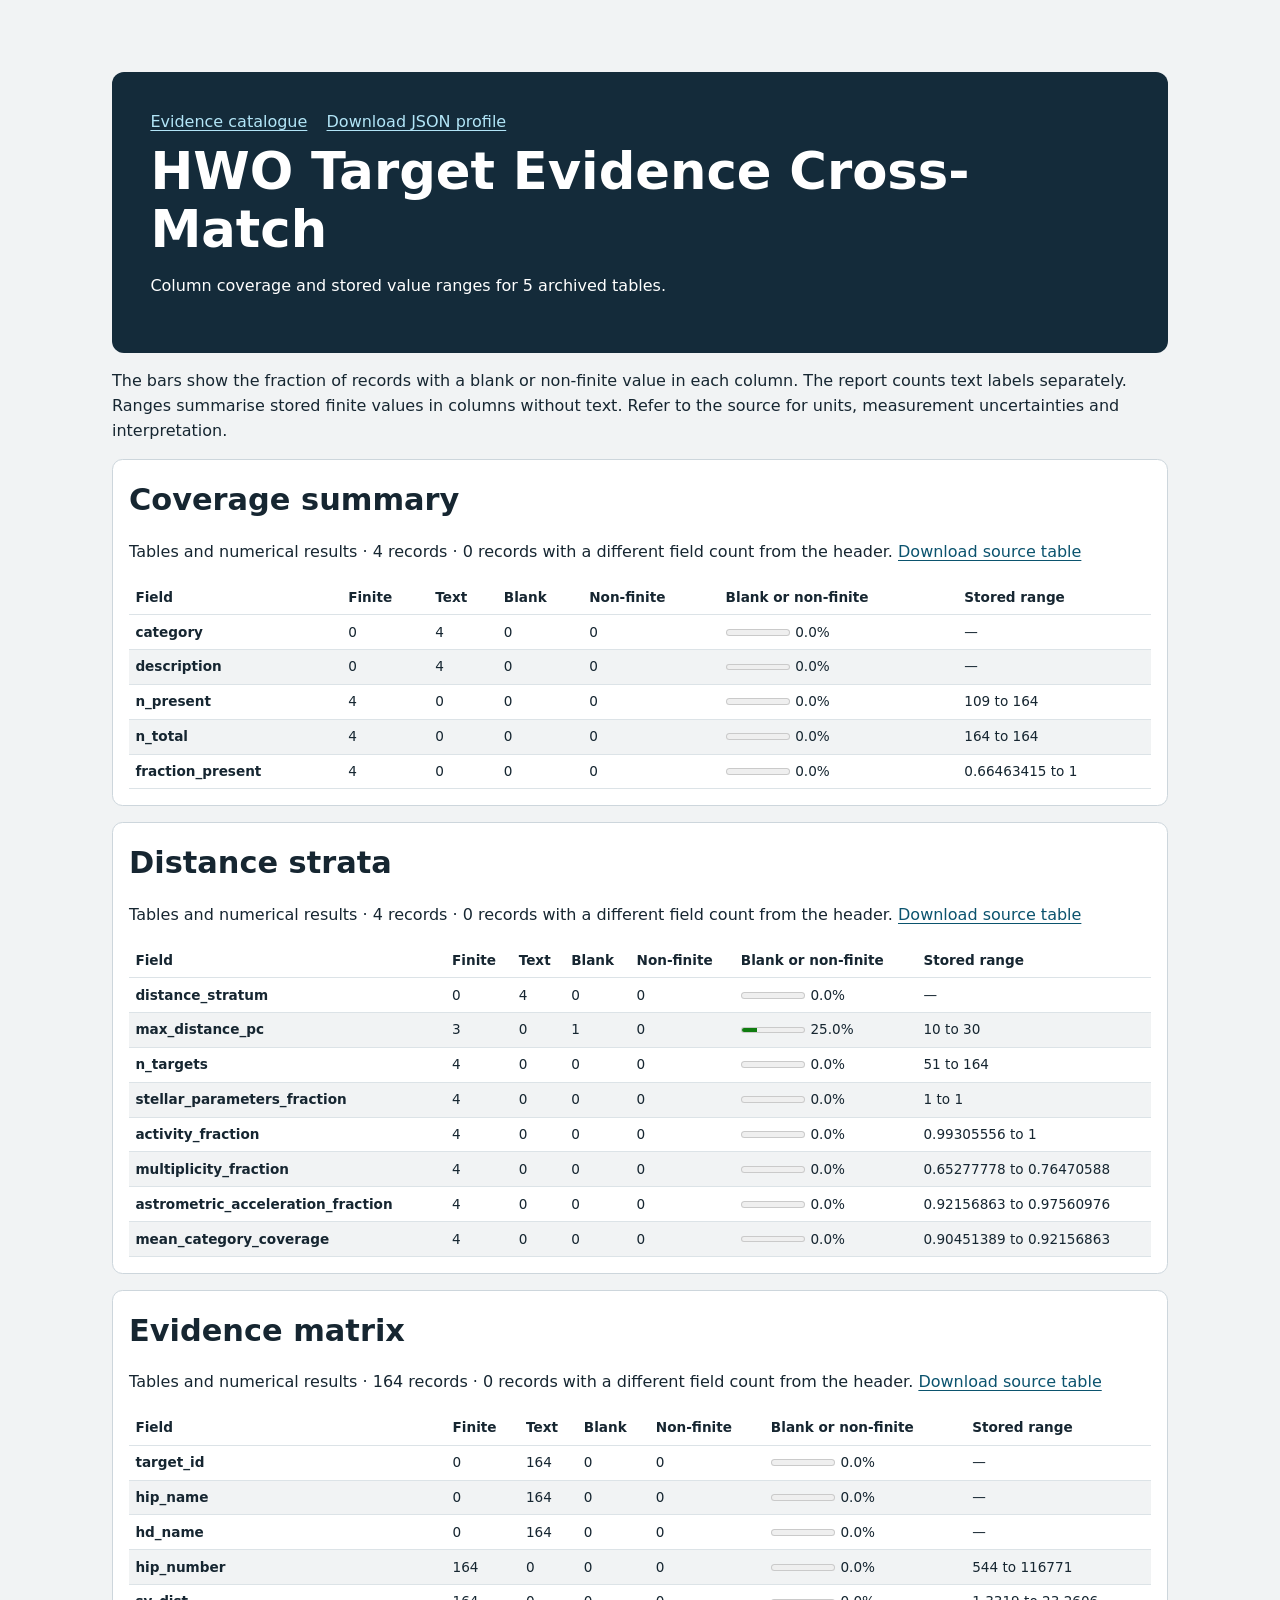
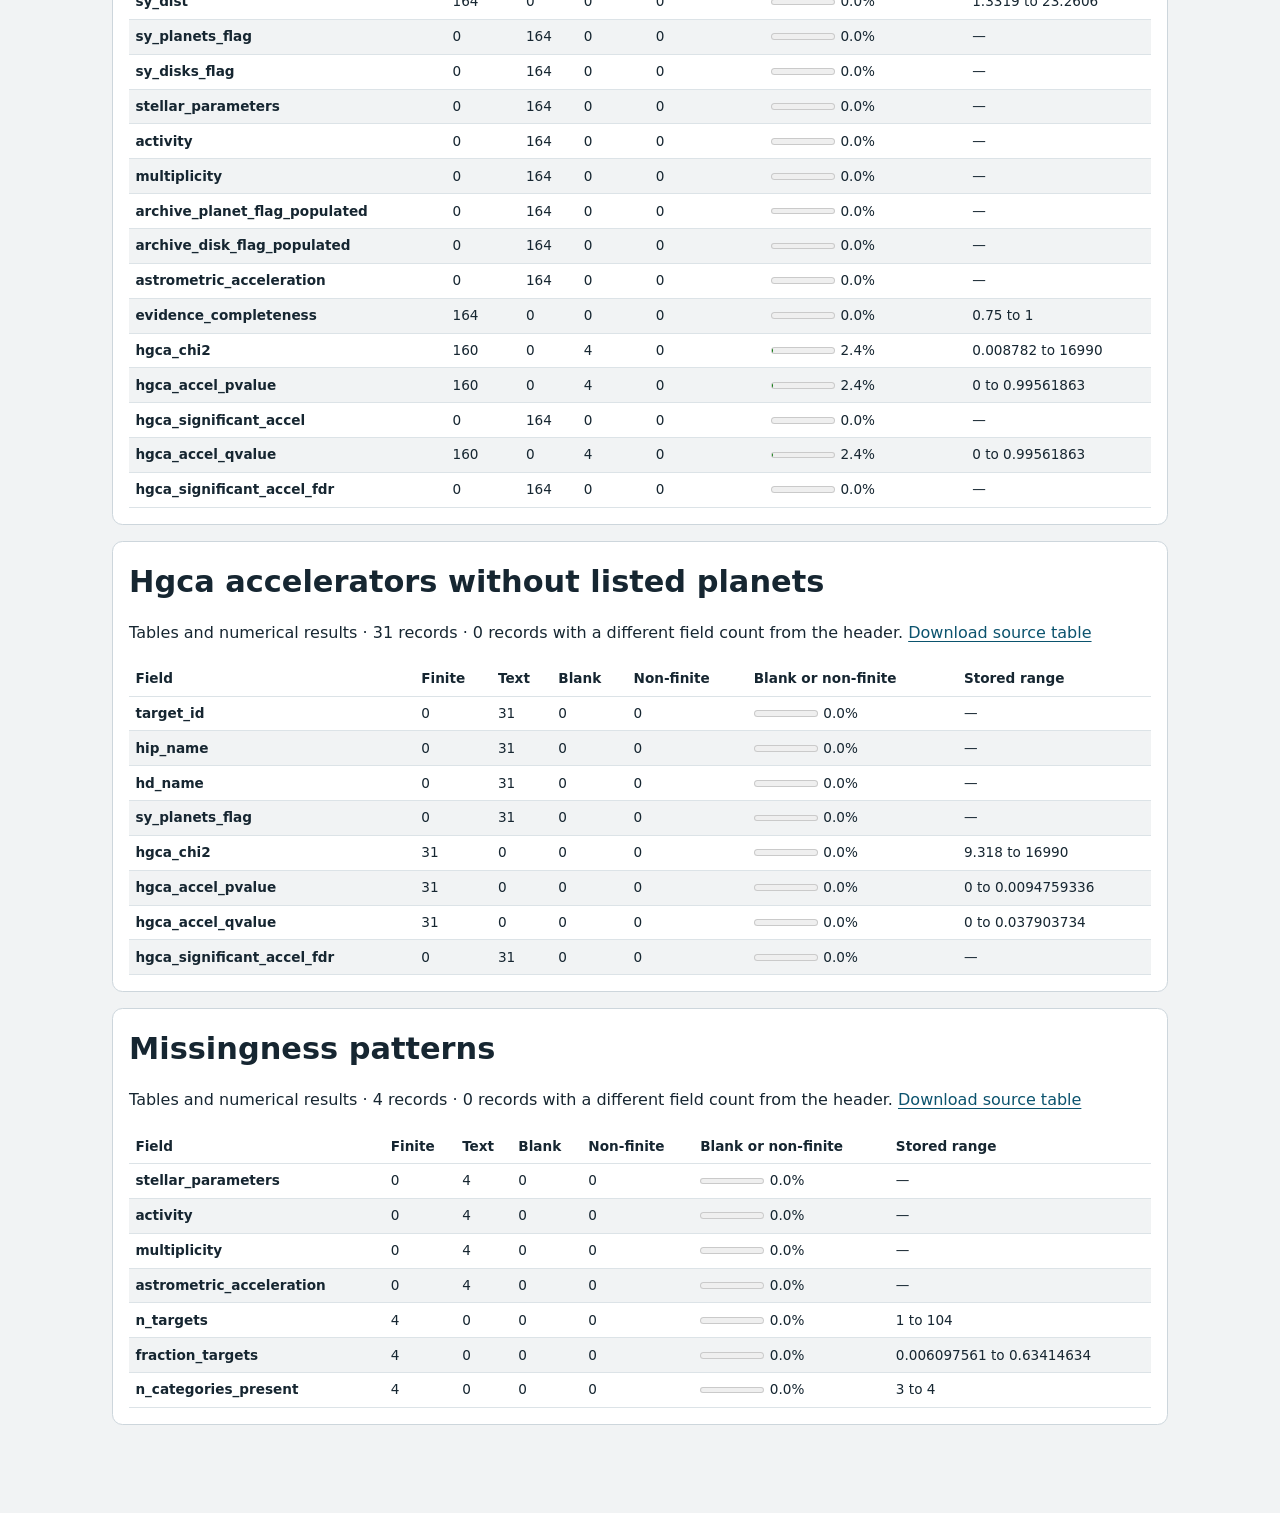
<file: table-evidence.html>
<!doctype html>
<html lang="en">
<head>
<meta charset="utf-8">
<meta name="viewport" content="width=device-width, initial-scale=1">
<title>HWO Target Evidence Cross-Match · Table profiles</title>
<style>
:root{color-scheme:light;background:#f1f3f4;color:#162631;font:1rem/1.55 system-ui,sans-serif}
*{box-sizing:border-box}main{max-width:74rem;margin:auto;padding:clamp(1rem,5vw,4rem)}
header{background:#142b3a;color:#fff;padding:clamp(1rem,3vw,2.75rem);border-radius:12px}
h1{max-width:30ch;font-size:clamp(1.7rem,4.5vw,3.2rem);line-height:1.12;margin:.5rem 0 0}
h2{font-size:clamp(1.35rem,3vw,1.9rem);margin:2rem 0 .75rem}h3{font-size:1.09rem;margin:0}
header p,figcaption,.scope{max-width:76ch}a{color:#0b536e;text-underline-offset:.16em}
header a{color:#b2e5f7}nav{display:flex;gap:.75rem 1.2rem;flex-wrap:wrap}
.grid{display:grid;grid-template-columns:repeat(auto-fit,minmax(min(100%,17rem),1fr));gap:.8rem}
article,figure{background:#fff;border:1px solid #cdd6dc;border-radius:9px;padding:1rem;min-width:0}
figure{margin:1rem 0}img{display:block;max-width:100%;height:auto;margin:auto}
figcaption{margin-top:.6rem;color:#3b5362}.meta{color:#3b5362;font-size:.9rem}
details{margin:.55rem 0}summary{cursor:pointer}code{overflow-wrap:anywhere}
.table-scroll{overflow:auto}table{border-collapse:collapse;width:100%;font-size:.85rem}
th,td{text-align:left;vertical-align:top;padding:.4rem;border-bottom:1px solid #dce3e7}
.index ul{display:flex;flex-wrap:wrap;gap:.5rem 1.25rem;margin:1rem 0 0;padding:0;list-style:none}
.skip{position:absolute;top:0;left:.5rem;background:#fff;padding:.7rem;transform:translateY(-120%)}
.skip:focus{transform:none;z-index:1}article:target{outline:3px solid #44687d;scroll-margin-top:1rem}
.table-scroll:focus-visible,a:focus-visible,summary:focus-visible{outline:2px solid #7b4107;outline-offset:3px}

section{margin:1rem 0;background:white;border:1px solid #cdd6dc;border-radius:.65rem;padding:1rem}
section h2{margin-top:0}th[scope="row"]{overflow-wrap:anywhere}tbody tr:nth-child(even){background:#f1f3f4}
.coverage{display:flex;align-items:center;gap:.35rem;white-space:nowrap}meter{width:4rem}
.sr-only{position:absolute;width:1px;height:1px;overflow:hidden;clip-path:inset(50%)}
</style>
</head>
<body>
<main>
<header>
<nav aria-label="Publication links"><a href="evidence.html">Evidence catalogue</a> <a href="evidence/table-profiles.json" download>Download JSON profile</a></nav>
<h1>HWO Target Evidence Cross-Match</h1>
<p>Column coverage and stored value ranges for 5 archived tables.</p>
</header>
<p>The bars show the fraction of records with a blank or non-finite value in each column. The report counts text labels separately. Ranges summarise stored finite values in columns without text. Refer to the source for units, measurement uncertainties and interpretation.</p>
<section><h2>Coverage summary</h2><p>Tables and numerical results · 4 records · 0 records with a different field count from the header. <a href="results/coverage_summary.csv" download>Download source table</a></p><div class="table-scroll" tabindex="0" role="region" aria-label="Column statistics"><table><caption class="sr-only">Column statistics for Coverage summary</caption><thead><tr><th scope="col">Field</th><th scope="col">Finite</th><th scope="col">Text</th><th scope="col">Blank</th><th scope="col">Non-finite</th><th scope="col">Blank or non-finite</th><th scope="col">Stored range</th></tr></thead><tbody><tr><th scope="row">category</th><td>0</td><td>4</td><td>0</td><td>0</td><td><div class="coverage"><meter aria-label="Blank or non-finite percentage" min="0" max="100" value="0.0000"></meter>0.0%</div></td><td>—</td></tr><tr><th scope="row">description</th><td>0</td><td>4</td><td>0</td><td>0</td><td><div class="coverage"><meter aria-label="Blank or non-finite percentage" min="0" max="100" value="0.0000"></meter>0.0%</div></td><td>—</td></tr><tr><th scope="row">n_present</th><td>4</td><td>0</td><td>0</td><td>0</td><td><div class="coverage"><meter aria-label="Blank or non-finite percentage" min="0" max="100" value="0.0000"></meter>0.0%</div></td><td>109 to 164</td></tr><tr><th scope="row">n_total</th><td>4</td><td>0</td><td>0</td><td>0</td><td><div class="coverage"><meter aria-label="Blank or non-finite percentage" min="0" max="100" value="0.0000"></meter>0.0%</div></td><td>164 to 164</td></tr><tr><th scope="row">fraction_present</th><td>4</td><td>0</td><td>0</td><td>0</td><td><div class="coverage"><meter aria-label="Blank or non-finite percentage" min="0" max="100" value="0.0000"></meter>0.0%</div></td><td>0.66463415 to 1</td></tr></tbody></table></div></section><section><h2>Distance strata</h2><p>Tables and numerical results · 4 records · 0 records with a different field count from the header. <a href="results/distance_strata.csv" download>Download source table</a></p><div class="table-scroll" tabindex="0" role="region" aria-label="Column statistics"><table><caption class="sr-only">Column statistics for Distance strata</caption><thead><tr><th scope="col">Field</th><th scope="col">Finite</th><th scope="col">Text</th><th scope="col">Blank</th><th scope="col">Non-finite</th><th scope="col">Blank or non-finite</th><th scope="col">Stored range</th></tr></thead><tbody><tr><th scope="row">distance_stratum</th><td>0</td><td>4</td><td>0</td><td>0</td><td><div class="coverage"><meter aria-label="Blank or non-finite percentage" min="0" max="100" value="0.0000"></meter>0.0%</div></td><td>—</td></tr><tr><th scope="row">max_distance_pc</th><td>3</td><td>0</td><td>1</td><td>0</td><td><div class="coverage"><meter aria-label="Blank or non-finite percentage" min="0" max="100" value="25.0000"></meter>25.0%</div></td><td>10 to 30</td></tr><tr><th scope="row">n_targets</th><td>4</td><td>0</td><td>0</td><td>0</td><td><div class="coverage"><meter aria-label="Blank or non-finite percentage" min="0" max="100" value="0.0000"></meter>0.0%</div></td><td>51 to 164</td></tr><tr><th scope="row">stellar_parameters_fraction</th><td>4</td><td>0</td><td>0</td><td>0</td><td><div class="coverage"><meter aria-label="Blank or non-finite percentage" min="0" max="100" value="0.0000"></meter>0.0%</div></td><td>1 to 1</td></tr><tr><th scope="row">activity_fraction</th><td>4</td><td>0</td><td>0</td><td>0</td><td><div class="coverage"><meter aria-label="Blank or non-finite percentage" min="0" max="100" value="0.0000"></meter>0.0%</div></td><td>0.99305556 to 1</td></tr><tr><th scope="row">multiplicity_fraction</th><td>4</td><td>0</td><td>0</td><td>0</td><td><div class="coverage"><meter aria-label="Blank or non-finite percentage" min="0" max="100" value="0.0000"></meter>0.0%</div></td><td>0.65277778 to 0.76470588</td></tr><tr><th scope="row">astrometric_acceleration_fraction</th><td>4</td><td>0</td><td>0</td><td>0</td><td><div class="coverage"><meter aria-label="Blank or non-finite percentage" min="0" max="100" value="0.0000"></meter>0.0%</div></td><td>0.92156863 to 0.97560976</td></tr><tr><th scope="row">mean_category_coverage</th><td>4</td><td>0</td><td>0</td><td>0</td><td><div class="coverage"><meter aria-label="Blank or non-finite percentage" min="0" max="100" value="0.0000"></meter>0.0%</div></td><td>0.90451389 to 0.92156863</td></tr></tbody></table></div></section><section><h2>Evidence matrix</h2><p>Tables and numerical results · 164 records · 0 records with a different field count from the header. <a href="results/evidence_matrix.csv" download>Download source table</a></p><div class="table-scroll" tabindex="0" role="region" aria-label="Column statistics"><table><caption class="sr-only">Column statistics for Evidence matrix</caption><thead><tr><th scope="col">Field</th><th scope="col">Finite</th><th scope="col">Text</th><th scope="col">Blank</th><th scope="col">Non-finite</th><th scope="col">Blank or non-finite</th><th scope="col">Stored range</th></tr></thead><tbody><tr><th scope="row">target_id</th><td>0</td><td>164</td><td>0</td><td>0</td><td><div class="coverage"><meter aria-label="Blank or non-finite percentage" min="0" max="100" value="0.0000"></meter>0.0%</div></td><td>—</td></tr><tr><th scope="row">hip_name</th><td>0</td><td>164</td><td>0</td><td>0</td><td><div class="coverage"><meter aria-label="Blank or non-finite percentage" min="0" max="100" value="0.0000"></meter>0.0%</div></td><td>—</td></tr><tr><th scope="row">hd_name</th><td>0</td><td>164</td><td>0</td><td>0</td><td><div class="coverage"><meter aria-label="Blank or non-finite percentage" min="0" max="100" value="0.0000"></meter>0.0%</div></td><td>—</td></tr><tr><th scope="row">hip_number</th><td>164</td><td>0</td><td>0</td><td>0</td><td><div class="coverage"><meter aria-label="Blank or non-finite percentage" min="0" max="100" value="0.0000"></meter>0.0%</div></td><td>544 to 116771</td></tr><tr><th scope="row">sy_dist</th><td>164</td><td>0</td><td>0</td><td>0</td><td><div class="coverage"><meter aria-label="Blank or non-finite percentage" min="0" max="100" value="0.0000"></meter>0.0%</div></td><td>1.3319 to 23.2606</td></tr><tr><th scope="row">sy_planets_flag</th><td>0</td><td>164</td><td>0</td><td>0</td><td><div class="coverage"><meter aria-label="Blank or non-finite percentage" min="0" max="100" value="0.0000"></meter>0.0%</div></td><td>—</td></tr><tr><th scope="row">sy_disks_flag</th><td>0</td><td>164</td><td>0</td><td>0</td><td><div class="coverage"><meter aria-label="Blank or non-finite percentage" min="0" max="100" value="0.0000"></meter>0.0%</div></td><td>—</td></tr><tr><th scope="row">stellar_parameters</th><td>0</td><td>164</td><td>0</td><td>0</td><td><div class="coverage"><meter aria-label="Blank or non-finite percentage" min="0" max="100" value="0.0000"></meter>0.0%</div></td><td>—</td></tr><tr><th scope="row">activity</th><td>0</td><td>164</td><td>0</td><td>0</td><td><div class="coverage"><meter aria-label="Blank or non-finite percentage" min="0" max="100" value="0.0000"></meter>0.0%</div></td><td>—</td></tr><tr><th scope="row">multiplicity</th><td>0</td><td>164</td><td>0</td><td>0</td><td><div class="coverage"><meter aria-label="Blank or non-finite percentage" min="0" max="100" value="0.0000"></meter>0.0%</div></td><td>—</td></tr><tr><th scope="row">archive_planet_flag_populated</th><td>0</td><td>164</td><td>0</td><td>0</td><td><div class="coverage"><meter aria-label="Blank or non-finite percentage" min="0" max="100" value="0.0000"></meter>0.0%</div></td><td>—</td></tr><tr><th scope="row">archive_disk_flag_populated</th><td>0</td><td>164</td><td>0</td><td>0</td><td><div class="coverage"><meter aria-label="Blank or non-finite percentage" min="0" max="100" value="0.0000"></meter>0.0%</div></td><td>—</td></tr><tr><th scope="row">astrometric_acceleration</th><td>0</td><td>164</td><td>0</td><td>0</td><td><div class="coverage"><meter aria-label="Blank or non-finite percentage" min="0" max="100" value="0.0000"></meter>0.0%</div></td><td>—</td></tr><tr><th scope="row">evidence_completeness</th><td>164</td><td>0</td><td>0</td><td>0</td><td><div class="coverage"><meter aria-label="Blank or non-finite percentage" min="0" max="100" value="0.0000"></meter>0.0%</div></td><td>0.75 to 1</td></tr><tr><th scope="row">hgca_chi2</th><td>160</td><td>0</td><td>4</td><td>0</td><td><div class="coverage"><meter aria-label="Blank or non-finite percentage" min="0" max="100" value="2.4390"></meter>2.4%</div></td><td>0.008782 to 16990</td></tr><tr><th scope="row">hgca_accel_pvalue</th><td>160</td><td>0</td><td>4</td><td>0</td><td><div class="coverage"><meter aria-label="Blank or non-finite percentage" min="0" max="100" value="2.4390"></meter>2.4%</div></td><td>0 to 0.99561863</td></tr><tr><th scope="row">hgca_significant_accel</th><td>0</td><td>164</td><td>0</td><td>0</td><td><div class="coverage"><meter aria-label="Blank or non-finite percentage" min="0" max="100" value="0.0000"></meter>0.0%</div></td><td>—</td></tr><tr><th scope="row">hgca_accel_qvalue</th><td>160</td><td>0</td><td>4</td><td>0</td><td><div class="coverage"><meter aria-label="Blank or non-finite percentage" min="0" max="100" value="2.4390"></meter>2.4%</div></td><td>0 to 0.99561863</td></tr><tr><th scope="row">hgca_significant_accel_fdr</th><td>0</td><td>164</td><td>0</td><td>0</td><td><div class="coverage"><meter aria-label="Blank or non-finite percentage" min="0" max="100" value="0.0000"></meter>0.0%</div></td><td>—</td></tr></tbody></table></div></section><section><h2>Hgca accelerators without listed planets</h2><p>Tables and numerical results · 31 records · 0 records with a different field count from the header. <a href="results/hgca_accelerators_without_listed_planets.csv" download>Download source table</a></p><div class="table-scroll" tabindex="0" role="region" aria-label="Column statistics"><table><caption class="sr-only">Column statistics for Hgca accelerators without listed planets</caption><thead><tr><th scope="col">Field</th><th scope="col">Finite</th><th scope="col">Text</th><th scope="col">Blank</th><th scope="col">Non-finite</th><th scope="col">Blank or non-finite</th><th scope="col">Stored range</th></tr></thead><tbody><tr><th scope="row">target_id</th><td>0</td><td>31</td><td>0</td><td>0</td><td><div class="coverage"><meter aria-label="Blank or non-finite percentage" min="0" max="100" value="0.0000"></meter>0.0%</div></td><td>—</td></tr><tr><th scope="row">hip_name</th><td>0</td><td>31</td><td>0</td><td>0</td><td><div class="coverage"><meter aria-label="Blank or non-finite percentage" min="0" max="100" value="0.0000"></meter>0.0%</div></td><td>—</td></tr><tr><th scope="row">hd_name</th><td>0</td><td>31</td><td>0</td><td>0</td><td><div class="coverage"><meter aria-label="Blank or non-finite percentage" min="0" max="100" value="0.0000"></meter>0.0%</div></td><td>—</td></tr><tr><th scope="row">sy_planets_flag</th><td>0</td><td>31</td><td>0</td><td>0</td><td><div class="coverage"><meter aria-label="Blank or non-finite percentage" min="0" max="100" value="0.0000"></meter>0.0%</div></td><td>—</td></tr><tr><th scope="row">hgca_chi2</th><td>31</td><td>0</td><td>0</td><td>0</td><td><div class="coverage"><meter aria-label="Blank or non-finite percentage" min="0" max="100" value="0.0000"></meter>0.0%</div></td><td>9.318 to 16990</td></tr><tr><th scope="row">hgca_accel_pvalue</th><td>31</td><td>0</td><td>0</td><td>0</td><td><div class="coverage"><meter aria-label="Blank or non-finite percentage" min="0" max="100" value="0.0000"></meter>0.0%</div></td><td>0 to 0.0094759336</td></tr><tr><th scope="row">hgca_accel_qvalue</th><td>31</td><td>0</td><td>0</td><td>0</td><td><div class="coverage"><meter aria-label="Blank or non-finite percentage" min="0" max="100" value="0.0000"></meter>0.0%</div></td><td>0 to 0.037903734</td></tr><tr><th scope="row">hgca_significant_accel_fdr</th><td>0</td><td>31</td><td>0</td><td>0</td><td><div class="coverage"><meter aria-label="Blank or non-finite percentage" min="0" max="100" value="0.0000"></meter>0.0%</div></td><td>—</td></tr></tbody></table></div></section><section><h2>Missingness patterns</h2><p>Tables and numerical results · 4 records · 0 records with a different field count from the header. <a href="results/missingness_patterns.csv" download>Download source table</a></p><div class="table-scroll" tabindex="0" role="region" aria-label="Column statistics"><table><caption class="sr-only">Column statistics for Missingness patterns</caption><thead><tr><th scope="col">Field</th><th scope="col">Finite</th><th scope="col">Text</th><th scope="col">Blank</th><th scope="col">Non-finite</th><th scope="col">Blank or non-finite</th><th scope="col">Stored range</th></tr></thead><tbody><tr><th scope="row">stellar_parameters</th><td>0</td><td>4</td><td>0</td><td>0</td><td><div class="coverage"><meter aria-label="Blank or non-finite percentage" min="0" max="100" value="0.0000"></meter>0.0%</div></td><td>—</td></tr><tr><th scope="row">activity</th><td>0</td><td>4</td><td>0</td><td>0</td><td><div class="coverage"><meter aria-label="Blank or non-finite percentage" min="0" max="100" value="0.0000"></meter>0.0%</div></td><td>—</td></tr><tr><th scope="row">multiplicity</th><td>0</td><td>4</td><td>0</td><td>0</td><td><div class="coverage"><meter aria-label="Blank or non-finite percentage" min="0" max="100" value="0.0000"></meter>0.0%</div></td><td>—</td></tr><tr><th scope="row">astrometric_acceleration</th><td>0</td><td>4</td><td>0</td><td>0</td><td><div class="coverage"><meter aria-label="Blank or non-finite percentage" min="0" max="100" value="0.0000"></meter>0.0%</div></td><td>—</td></tr><tr><th scope="row">n_targets</th><td>4</td><td>0</td><td>0</td><td>0</td><td><div class="coverage"><meter aria-label="Blank or non-finite percentage" min="0" max="100" value="0.0000"></meter>0.0%</div></td><td>1 to 104</td></tr><tr><th scope="row">fraction_targets</th><td>4</td><td>0</td><td>0</td><td>0</td><td><div class="coverage"><meter aria-label="Blank or non-finite percentage" min="0" max="100" value="0.0000"></meter>0.0%</div></td><td>0.006097561 to 0.63414634</td></tr><tr><th scope="row">n_categories_present</th><td>4</td><td>0</td><td>0</td><td>0</td><td><div class="coverage"><meter aria-label="Blank or non-finite percentage" min="0" max="100" value="0.0000"></meter>0.0%</div></td><td>3 to 4</td></tr></tbody></table></div></section>

</main>
</body>
</html>
</file>
<file: assets/site.css>
:root{--ink:#172033;--navy:#1e3a5f;--blue:#2563a6;--gold:#b45309;--paper:#f8fafc;--white:#fff;--line:#d6dee8;--muted:#526174;--max:1180px}*{box-sizing:border-box}html{scroll-behavior:smooth}body{margin:0;background:var(--paper);color:var(--ink);font-family:Inter,ui-sans-serif,system-ui,-apple-system,"Segoe UI",sans-serif;line-height:1.6}.skip{position:absolute;left:-9999px}.skip:focus{left:1rem;top:1rem;background:#fff;padding:.6rem 1rem;z-index:9}.masthead{height:72px;display:flex;align-items:center;justify-content:space-between;max-width:var(--max);margin:auto;padding:0 28px;border-bottom:1px solid var(--line)}.wordmark{font-weight:760;letter-spacing:.04em;color:var(--navy);text-decoration:none}.masthead nav{display:flex;gap:24px}.masthead nav a{color:var(--muted);text-decoration:none;font-size:.9rem}.masthead nav a:hover,.masthead nav a:focus{color:var(--navy)}.hero{max-width:var(--max);margin:auto;padding:84px 28px 72px}.kicker,.eyebrow{text-transform:uppercase;letter-spacing:.13em;font-size:.75rem;font-weight:750;color:var(--gold)}h1,h2,h3{font-family:Georgia,"Times New Roman",serif;line-height:1.08;margin:0;color:#10243f}h1{font-size:clamp(3rem,7vw,6.4rem);max-width:1080px;letter-spacing:-.045em;margin:22px 0 28px}.dek{font-size:clamp(1.1rem,2vw,1.45rem);max-width:800px;color:#415066}.hero-grid{display:grid;grid-template-columns:repeat(4,1fr);gap:1px;background:var(--line);border:1px solid var(--line);margin:52px 0 26px}.hero-grid article{background:#fff;padding:28px}.hero-grid strong{display:block;font-family:Georgia,serif;font-size:2.8rem;color:var(--navy);line-height:1}.hero-grid span{display:block;margin-top:10px;color:var(--muted);font-size:.9rem}.scope{border-left:4px solid var(--gold);padding:4px 0 4px 18px;max-width:920px;color:#38475a}.section{padding:90px max(28px,calc((100vw - var(--max))/2));background:#fff;border-top:1px solid var(--line)}.section-head{display:grid;grid-template-columns:72px 1fr;max-width:900px;margin-bottom:48px}.section-head>span{font-variant-numeric:tabular-nums;color:var(--gold);font-weight:750}.section h2{font-size:clamp(2.3rem,4vw,4rem);letter-spacing:-.035em}.section-head p{font-size:1.12rem;color:var(--muted);max-width:780px}.section figure{max-width:1100px;margin:46px auto}.section figure img{width:100%;height:auto;display:block;border:1px solid var(--line);background:#fff}.section figcaption{font-size:.82rem;color:var(--muted);margin-top:12px}.finding-grid{display:grid;grid-template-columns:1fr 1fr;gap:1px;background:var(--line);border:1px solid var(--line);max-width:1100px;margin:56px auto}.finding{padding:34px;background:#fff}.finding h3{font-size:1.65rem;margin:9px 0}.finding p{margin-bottom:0;color:var(--muted)}.dark{background:#10243f;color:#e9eef5}.dark h2{color:#fff}.dark .section-head p{color:#bdc9d8}.dark figure img{border-color:#35506f}.dark figcaption{color:#bdc9d8}.callout{max-width:920px;margin:40px auto 0;padding:24px;border:1px solid #50749a;background:#163050;color:#dbe7f3}.callout strong{color:#f4c98b}.data-grid{display:grid;grid-template-columns:repeat(3,1fr);gap:14px}.data-grid a{display:flex;min-height:124px;flex-direction:column;justify-content:space-between;padding:22px;border:1px solid var(--line);background:var(--paper);color:var(--navy);text-decoration:none}.data-grid a:hover,.data-grid a:focus{border-color:var(--gold);transform:translateY(-2px)}.data-grid span{color:var(--muted);font-size:.83rem}.compact{padding-top:72px;padding-bottom:72px}.limits{columns:2;column-gap:54px;padding-left:20px;max-width:1050px}.limits li{break-inside:avoid;margin:0 0 18px}.citation{max-width:900px;margin-top:40px;color:var(--muted);font-size:.9rem}footer{display:flex;justify-content:space-between;gap:20px;max-width:var(--max);margin:auto;padding:34px 28px;color:var(--muted);font-size:.82rem}@media(max-width:800px){.masthead nav{display:none}.hero{padding-top:58px}.hero-grid,.data-grid,.finding-grid{grid-template-columns:1fr 1fr}.section-head{grid-template-columns:42px 1fr}.limits{columns:1}}@media(max-width:520px){.hero-grid,.data-grid,.finding-grid{grid-template-columns:1fr}.hero-grid strong{font-size:2.2rem}footer{display:block}.section{padding-left:20px;padding-right:20px}}@media(prefers-reduced-motion:reduce){html{scroll-behavior:auto}.data-grid a{transform:none!important}}
</file>
